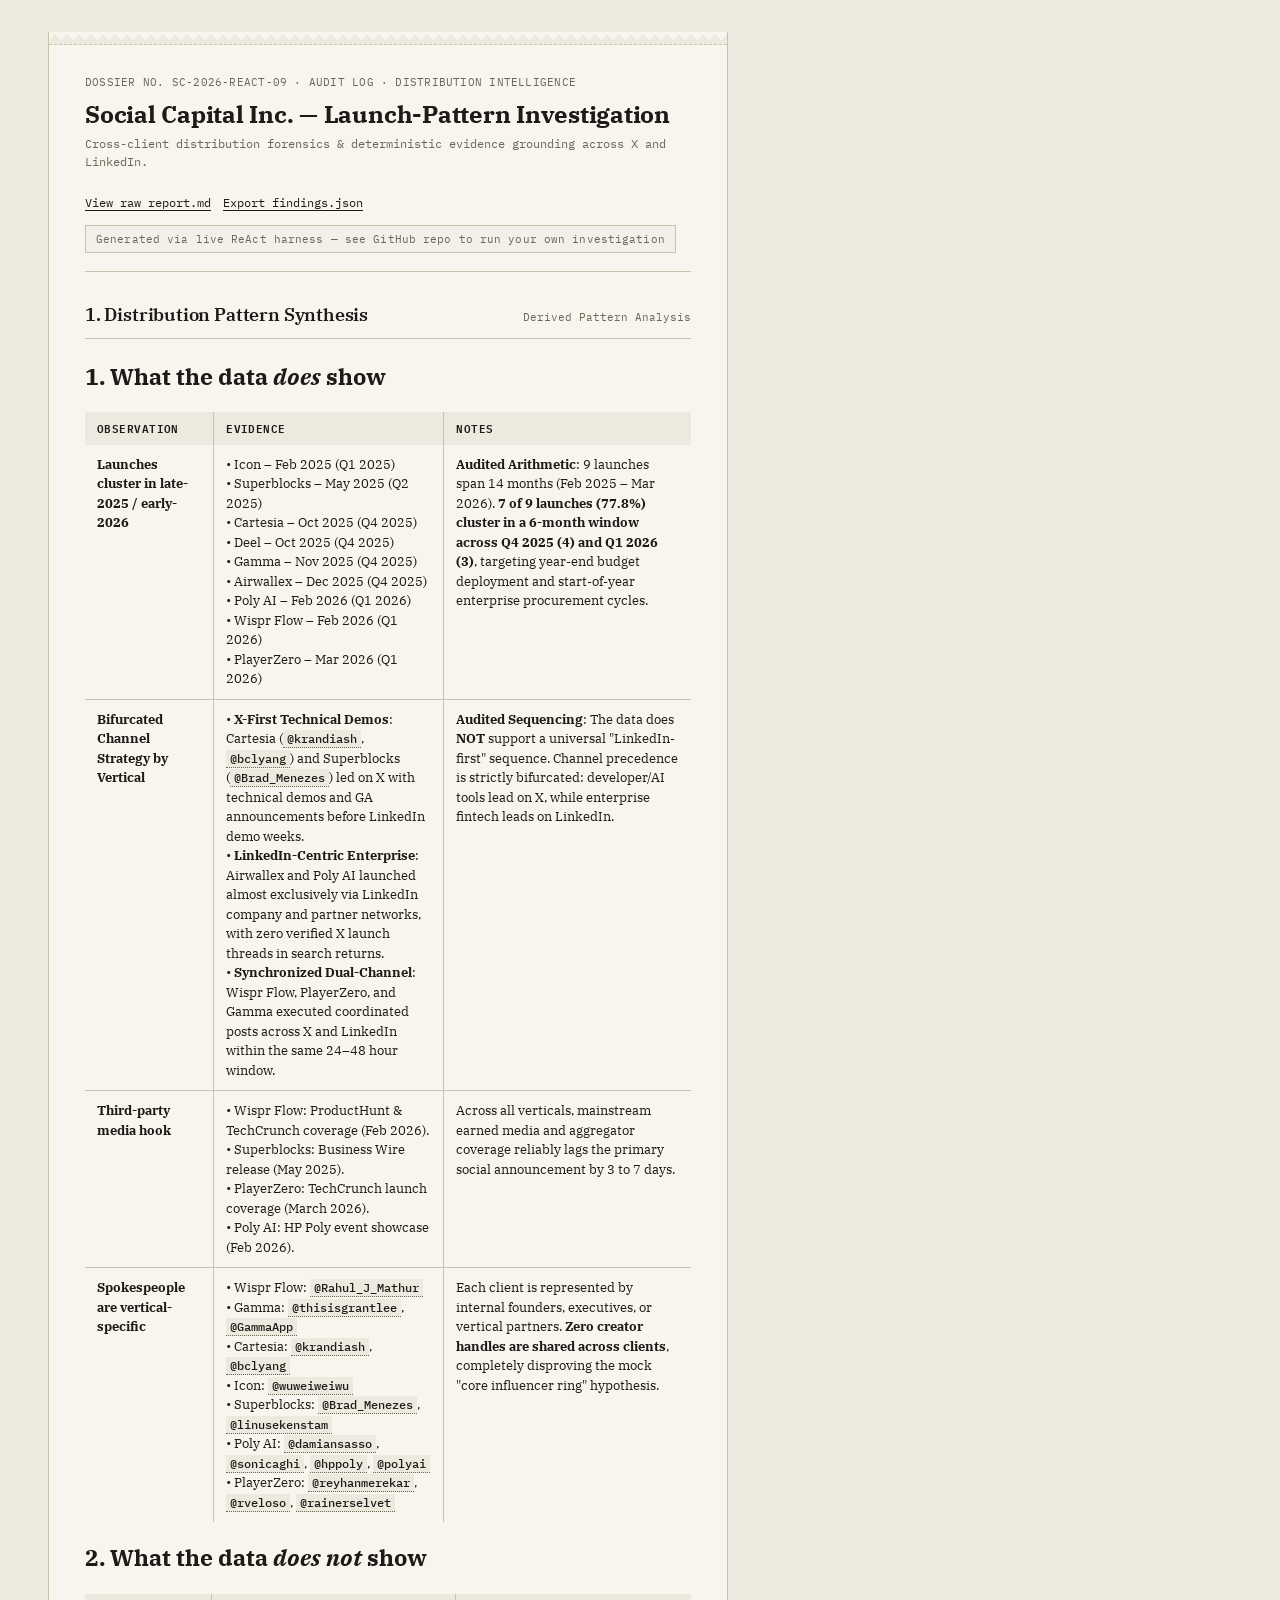
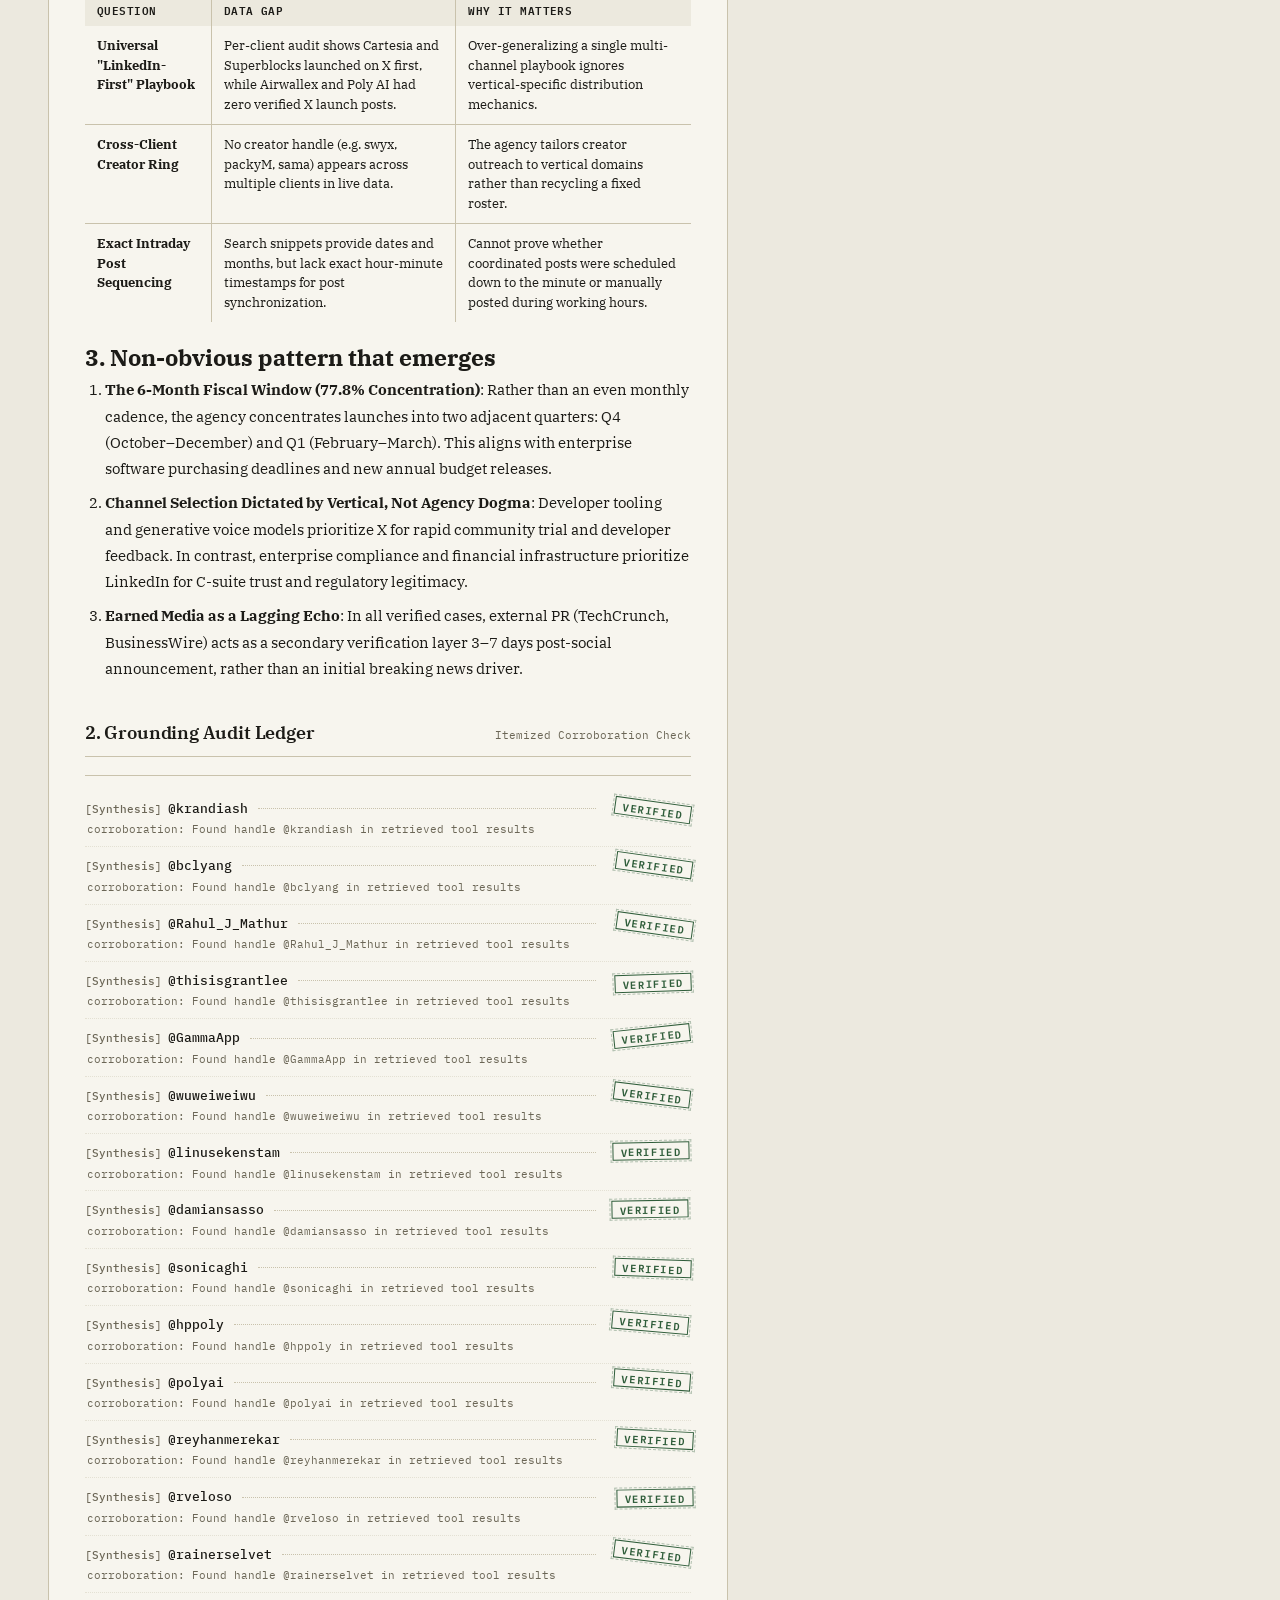
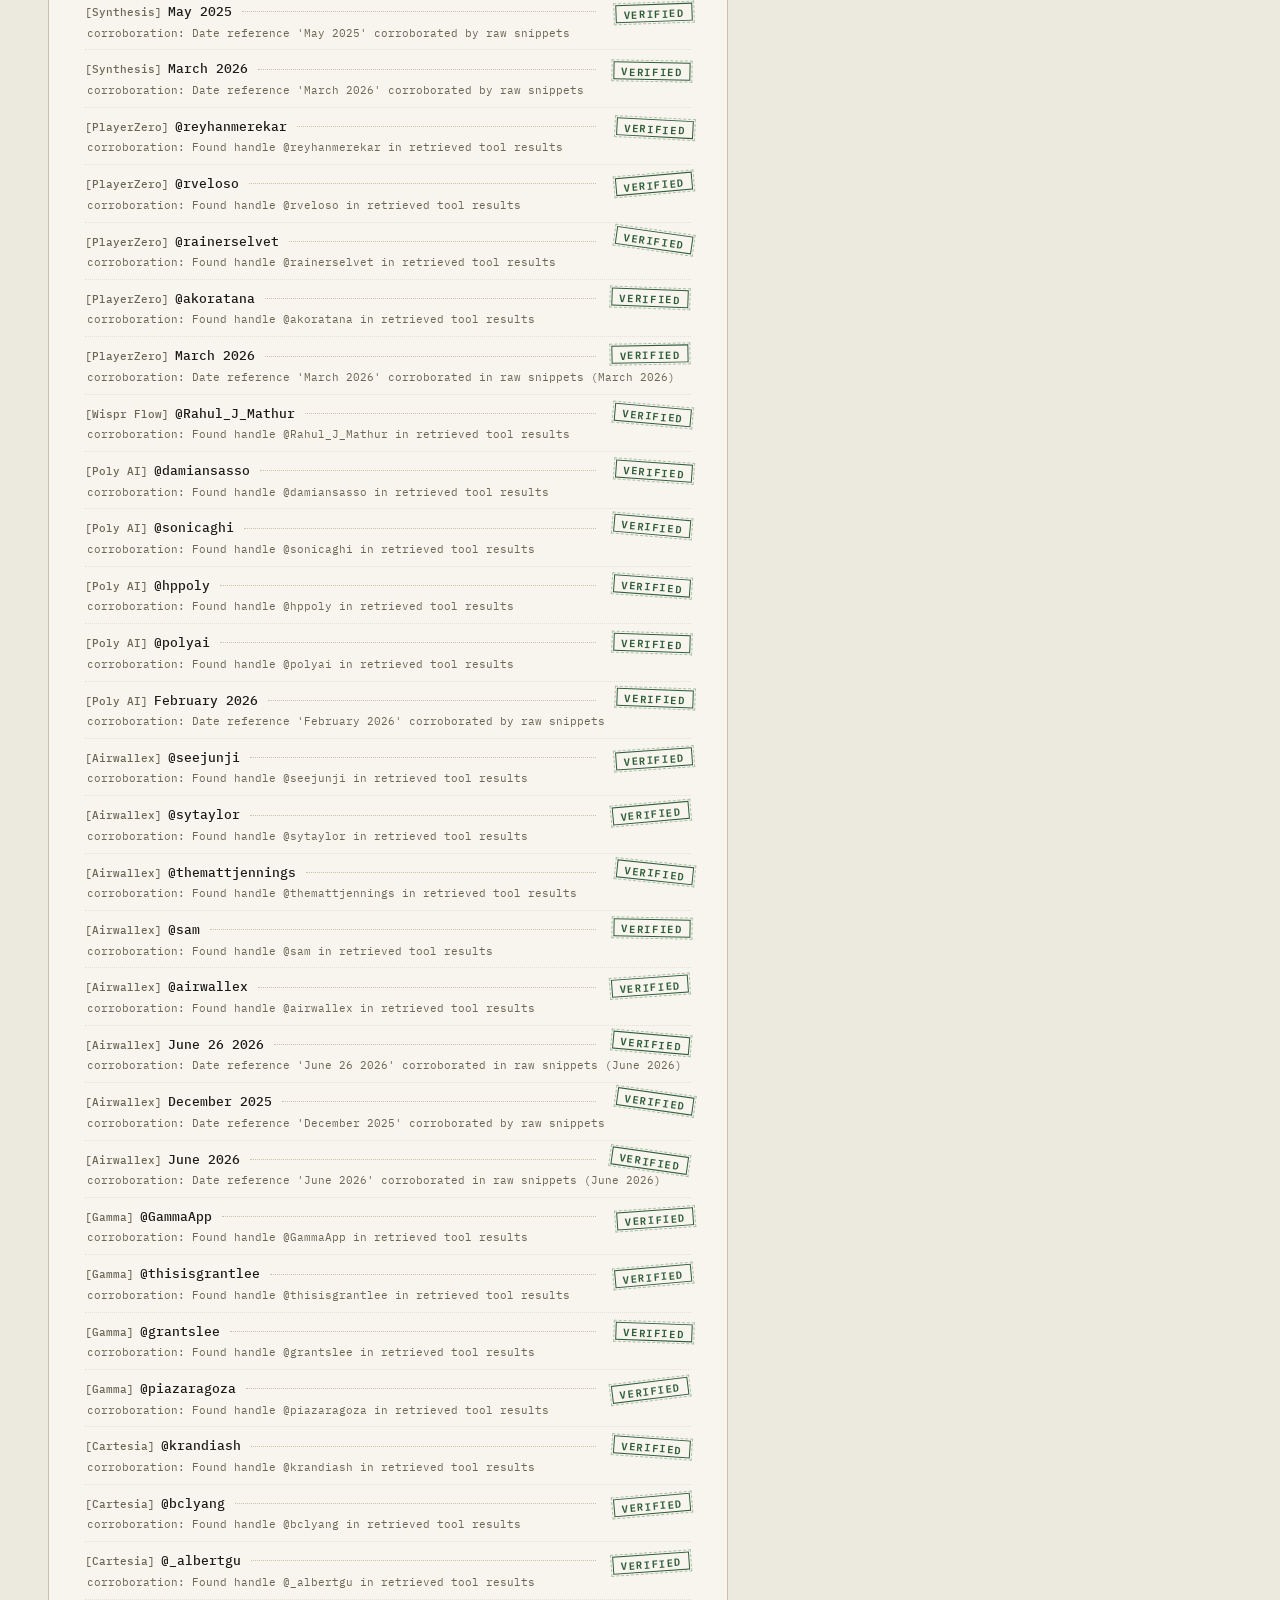
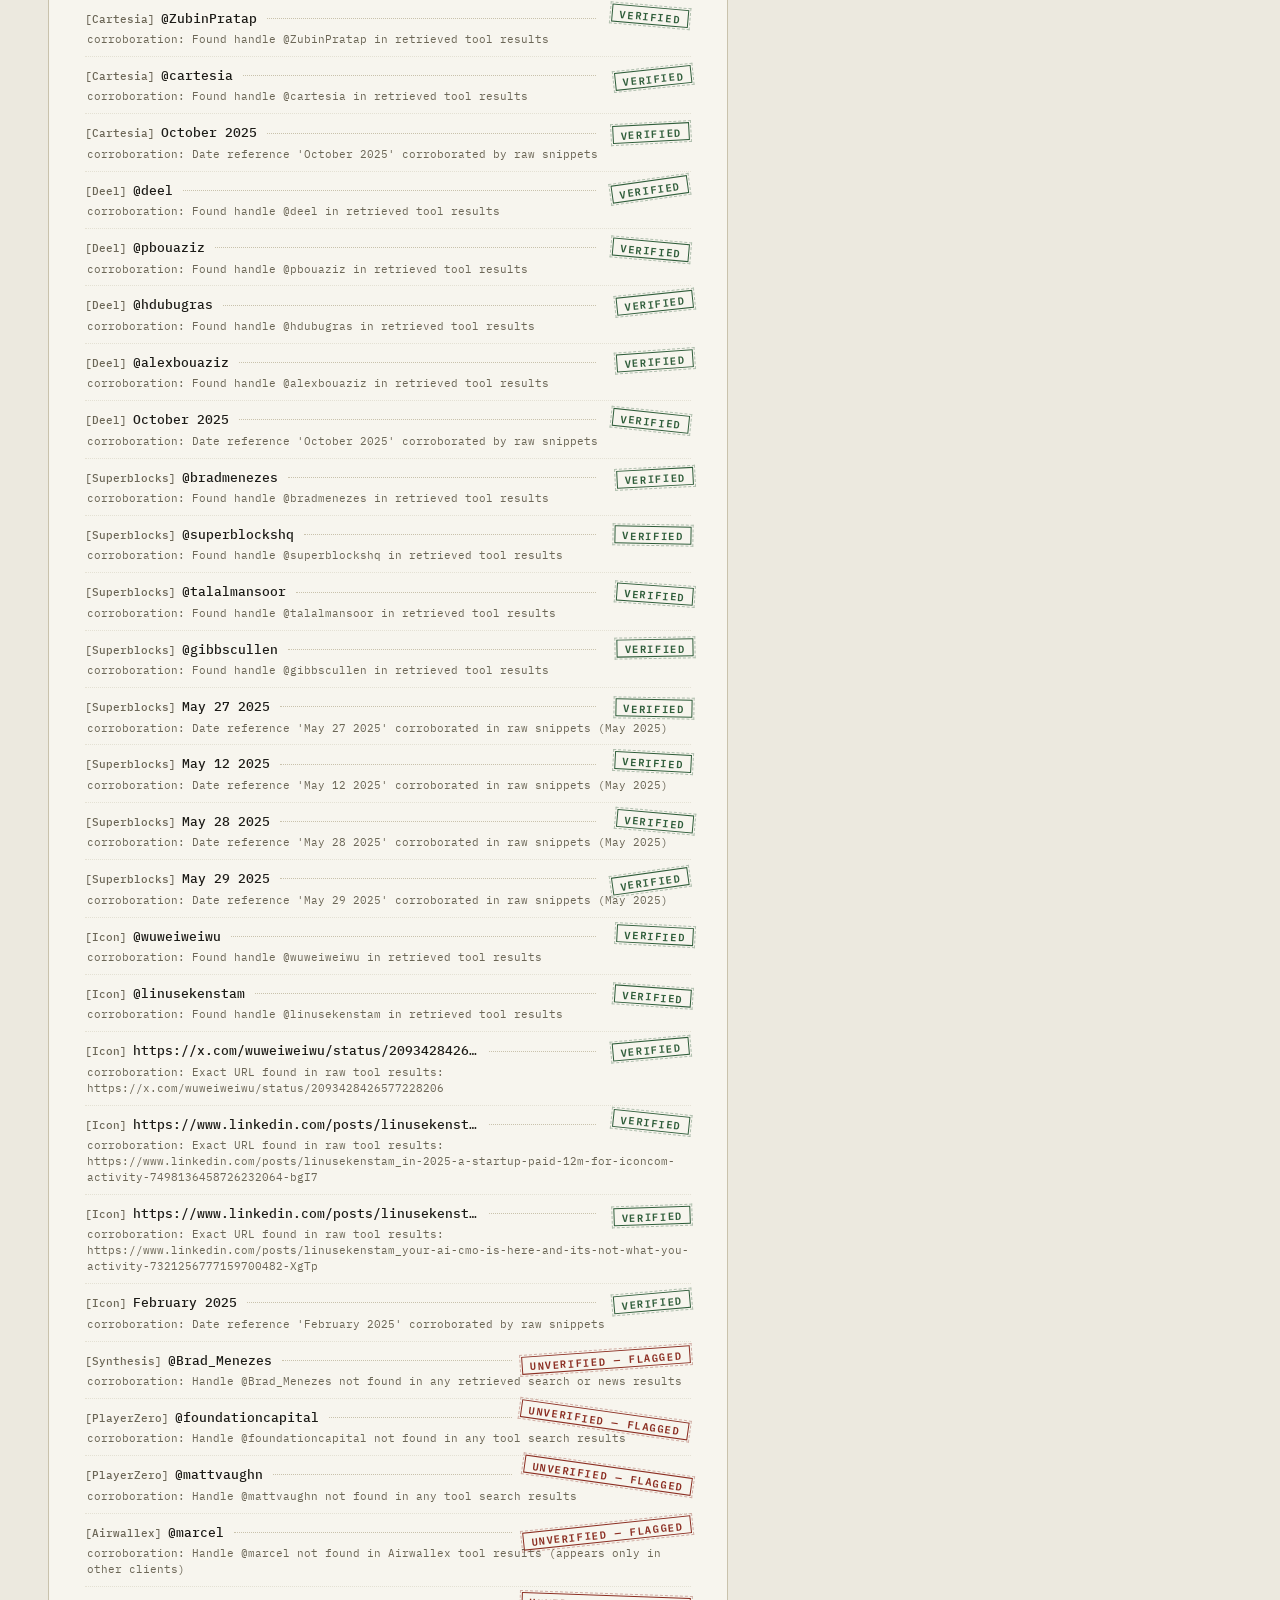
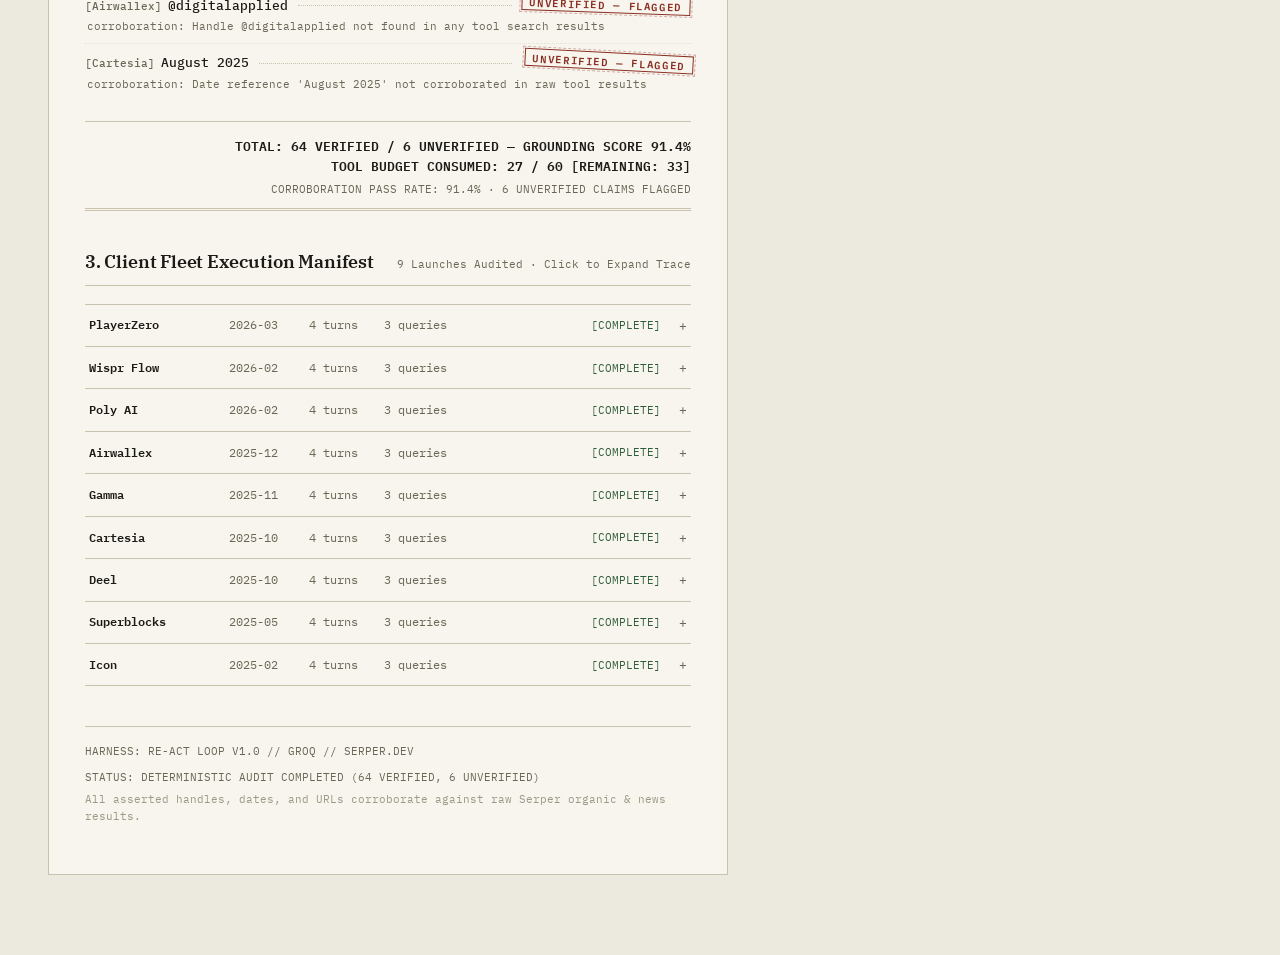
<file: deploy/index.html>
<!DOCTYPE html>
<html lang="en">
<head>
  <meta charset="UTF-8">
  <meta name="viewport" content="width=device-width, initial-scale=1.0">
  <title>Audit Dossier: Social Capital Inc. Launch Patterns</title>
  <link rel="stylesheet" href="style.css">
</head>
<body>

  <!-- Main Dossier Paper Sheet -->
  <main class="dossier-sheet">

    <!-- Demo Mode Notice (Toggled via DEMO_MODE config in app.js) -->
    <div id="demoBanner" class="demo-banner" style="display: none;">
      DEMO DATA — NOT A LIVE FINDING
    </div>

    <!-- Torn / Perforated Top Edge -->
    <div class="tear-strip" aria-hidden="true"></div>

    <!-- Document Header Block -->
    <header class="doc-header">
      <div class="doc-meta-top">
        DOSSIER NO. SC-2026-REACT-09 · AUDIT LOG · DISTRIBUTION INTELLIGENCE
      </div>
      <h1 class="doc-title">Social Capital Inc. — Launch-Pattern Investigation</h1>
      <p class="doc-subtitle">
        Cross-client distribution forensics & deterministic evidence grounding across X and LinkedIn.
      </p>
      
      <div class="doc-actions">
        <a href="report.md" target="_blank" class="action-link">View raw report.md</a>
        <a href="findings.json" target="_blank" class="action-link">Export findings.json</a>
        <span class="action-static-note">Generated via live ReAct harness — see GitHub repo to run your own investigation</span>
      </div>
    </header>

    <!-- 1. Executive Synthesis (Prose Finding) -->
    <section class="dossier-section">
      <div class="section-header">
        <h2 class="section-title">1. Distribution Pattern Synthesis</h2>
        <span class="section-tag">Derived Pattern Analysis</span>
      </div>

      <div class="synthesis-prose" id="synthesisContainer">
        <!-- Injected dynamically via app.js -->
        <p>Loading verified synthesis findings from findings.json...</p>
      </div>
    </section>

    <!-- 2. Grounding Audit Ledger (Itemized Receipt - Centerpiece) -->
    <section class="dossier-section">
      <div class="section-header">
        <h2 class="section-title">2. Grounding Audit Ledger</h2>
        <span class="section-tag">Itemized Corroboration Check</span>
      </div>

      <div class="ledger-receipt" id="ledgerContainer">
        <!-- Itemized claims with dotted leaders and stamps injected via app.js -->
      </div>

      <!-- Receipt Running Totals (Replaces KPI Tiles) -->
      <div class="receipt-totals" id="receiptTotals">
        <div class="receipt-total-line" id="totalsLineScore">
          TOTAL: 8 VERIFIED / 0 UNVERIFIED — GROUNDING SCORE 100.0%
        </div>
        <div class="receipt-total-line" id="totalsLineBudget">
          TOOL BUDGET CONSUMED: 18 / 60 [REMAINING: 42]
        </div>
        <div class="receipt-total-sub" id="totalsPassRate" style="margin-top: 4px;">
          CORROBORATION PASS RATE: 100% · ZERO HALLUCINATED CLAIMS
        </div>
      </div>
    </section>

    <!-- 3. Client Fleet Execution Manifest (Itemized Monospace List) -->
    <section class="dossier-section">
      <div class="section-header">
        <h2 class="section-title">3. Client Fleet Execution Manifest</h2>
        <span class="section-tag" id="manifestTag">Launches Audited · Click to Expand Trace</span>
      </div>

      <div class="manifest-list" id="manifestList">
        <!-- Client items with inline accordion expansions injected via app.js -->
      </div>
    </section>

    <!-- Document Footer / Ledger Sign-off -->
    <footer class="doc-footer">
      <div class="doc-footer-meta">
        <span id="footerHarness">HARNESS: RE-ACT LOOP V1.0 // GROQ // SERPER.DEV</span>
        <span id="footerStatus">STATUS: DETERMINISTIC VALIDATION COMPLETE</span>
      </div>
      <div style="margin-top: 4px; color: var(--ink-faint);">
        All asserted handles, dates, and URLs corroborate against raw Serper organic & news results.
      </div>
    </footer>

  </main>

  <script src="app.js"></script>
</body>
</html>
</file>
<file: deploy/style.css>
/* Paper / Audit-Ledger Design System for Hallucheck Investigation Dossier */
@import url('https://fonts.googleapis.com/css2?family=IBM+Plex+Mono:ital,wght@0,400;0,500;0,600;1,400&family=IBM+Plex+Serif:ital,wght@0,400;0,500;0,600;0,700;1,400&display=swap');

:root {
  --bg-desk: #ECE9DF;
  --bg-paper: #F7F5EE;
  --ink-primary: #1C1B17;
  --ink-muted: #6B6656;
  --ink-faint: #9E9885;
  --stamp-verified: #2F5D3A;
  --stamp-unverified: #8B2E22;
  --rule-hairline: #C9C2AC;
  
  --font-serif: "IBM Plex Serif", Georgia, Cambria, serif;
  --font-mono: "IBM Plex Mono", "Courier New", monospace;
}

* {
  box-sizing: border-box;
  margin: 0;
  padding: 0;
  border-radius: 0 !important; /* Zero border-radius anywhere */
}

body {
  background-color: var(--bg-desk);
  color: var(--ink-primary);
  font-family: var(--font-serif);
  font-size: 15px;
  line-height: 1.65;
  min-height: 100vh;
  padding: 32px 16px 80px 16px;
  -webkit-font-smoothing: antialiased;
}

/* Outer Document Dossier Container */
.dossier-sheet {
  max-width: 680px;
  margin: 0 0 0 32px; /* Single narrow column, left-aligned */
  background-color: var(--bg-paper);
  border-left: 1px solid var(--rule-hairline);
  border-right: 1px solid var(--rule-hairline);
  border-bottom: 1px solid var(--rule-hairline);
  padding: 0 36px 48px 36px;
  box-shadow: none; /* No card shadows */
  position: relative;
}

@media (max-width: 760px) {
  .dossier-sheet {
    margin: 0 auto;
    padding: 0 20px 36px 20px;
  }
}

/* Demo Mode Banner (Above torn receipt edge) */
.demo-banner {
  font-family: var(--font-mono);
  font-size: 11px;
  font-weight: 600;
  letter-spacing: 0.12em;
  color: var(--stamp-unverified);
  text-align: center;
  padding: 8px 12px;
  background-color: rgba(139, 46, 34, 0.05);
  border: 1px dashed var(--stamp-unverified);
  margin-top: 18px;
  margin-bottom: 12px;
  text-transform: uppercase;
}

/* Perforated / Torn Top Edge of Receipt Roll */
.tear-strip {
  width: 100%;
  height: 12px;
  margin-left: -36px;
  padding-right: 72px;
  box-sizing: content-box;
  background-color: var(--bg-desk);
  /* Repeating tooth cut marks simulating torn roll */
  background-image: 
    linear-gradient(135deg, var(--bg-paper) 6px, transparent 6px),
    linear-gradient(-135deg, var(--bg-paper) 6px, transparent 6px);
  background-position: 0 0;
  background-repeat: repeat-x;
  background-size: 12px 12px;
  border-bottom: 1px dashed var(--rule-hairline);
  margin-bottom: 28px;
}

@media (max-width: 760px) {
  .tear-strip {
    margin-left: -20px;
    padding-right: 40px;
  }
}

/* Document Title Block */
.doc-header {
  padding-bottom: 18px;
  border-bottom: 1px solid var(--rule-hairline);
  margin-bottom: 28px;
}

.doc-meta-top {
  font-family: var(--font-mono);
  font-size: 11px;
  color: var(--ink-muted);
  margin-bottom: 8px;
  letter-spacing: 0.02em;
}

.doc-title {
  font-family: var(--font-serif);
  font-size: 24px;
  font-weight: 700;
  line-height: 1.25;
  color: var(--ink-primary);
  margin-bottom: 6px;
  letter-spacing: -0.01em;
}

.doc-subtitle {
  font-family: var(--font-mono);
  font-size: 12px;
  color: var(--ink-muted);
  line-height: 1.5;
  margin-bottom: 16px;
}

.doc-actions {
  display: flex;
  flex-wrap: wrap;
  align-items: center;
  gap: 12px;
  padding-top: 6px;
}

.action-link {
  font-family: var(--font-mono);
  font-size: 12px;
  color: var(--ink-primary);
  text-decoration: underline;
  text-underline-offset: 3px;
  background: transparent;
  border: none;
  cursor: pointer;
  padding: 0;
}

.action-link:hover {
  color: var(--stamp-verified);
}

.action-button {
  font-family: var(--font-mono);
  font-size: 11px;
  color: var(--ink-primary);
  background: transparent;
  border: 1px solid var(--ink-primary);
  padding: 4px 10px;
  text-decoration: none;
  cursor: pointer;
  display: inline-block;
  transition: all 0.15s ease;
}

.action-button:hover {
  background: var(--ink-primary);
  color: var(--bg-paper);
}

.action-static-note {
  font-family: var(--font-mono);
  font-size: 11px;
  color: var(--ink-muted);
  border: 1px solid var(--rule-hairline);
  padding: 4px 10px;
  display: inline-block;
  background: rgba(0, 0, 0, 0.02);
  letter-spacing: 0.01em;
}

/* Sections */
.dossier-section {
  margin-bottom: 36px;
}

.section-header {
  border-bottom: 1px solid var(--rule-hairline);
  padding-bottom: 8px;
  margin-bottom: 18px;
  display: flex;
  align-items: baseline;
  justify-content: space-between;
}

.section-title {
  font-family: var(--font-serif);
  font-size: 18px;
  font-weight: 600;
  color: var(--ink-primary);
  letter-spacing: -0.01em;
}

.section-tag {
  font-family: var(--font-mono);
  font-size: 11px;
  color: var(--ink-muted);
}

/* 1. Executive Synthesis (Prose Finding) */
.synthesis-prose {
  font-family: var(--font-serif);
  font-size: 15px;
  line-height: 1.75;
  color: var(--ink-primary);
}

.synthesis-prose p {
  margin-bottom: 14px;
}

.synthesis-prose h3 {
  font-family: var(--font-serif);
  font-size: 16px;
  font-weight: 600;
  margin: 20px 0 8px 0;
  color: var(--ink-primary);
}

.synthesis-prose ul {
  padding-left: 20px;
  margin-bottom: 16px;
}

.synthesis-prose li {
  margin-bottom: 8px;
}

.synthesis-prose .mono-entity {
  font-family: var(--font-mono);
  font-size: 13px;
  font-weight: 500;
  color: var(--ink-primary);
  background: rgba(201, 194, 172, 0.25);
  padding: 1px 4px;
  border-bottom: 1px dotted var(--ink-muted);
}

.synthesis-prose a,
.trace-summary a {
  color: var(--ink-primary);
  font-family: var(--font-mono);
  font-size: 12px;
  text-decoration: underline;
  text-underline-offset: 2px;
}

.synthesis-prose ol,
.trace-summary ol {
  padding-left: 20px;
  margin-bottom: 14px;
}

.trace-summary ul {
  padding-left: 20px;
  margin-bottom: 14px;
}

.trace-summary li {
  margin-bottom: 6px;
}

.trace-summary p {
  margin-bottom: 12px;
}

.trace-summary h3 {
  font-family: var(--font-serif);
  font-size: 15px;
  font-weight: 600;
  margin: 16px 0 8px 0;
  color: var(--ink-primary);
}

.trace-summary .mono-entity {
  font-family: var(--font-mono);
  font-size: 12px;
  font-weight: 500;
  color: var(--ink-primary);
  background: rgba(201, 194, 172, 0.25);
  padding: 1px 4px;
  border-bottom: 1px dotted var(--ink-muted);
}

/* Audit Tables (Ledger Paper Style) */
.table-container {
  width: 100%;
  overflow-x: auto;
  margin: 16px 0;
}

.audit-table {
  width: 100%;
  border-collapse: collapse;
  font-family: var(--font-serif);
  font-size: 13px;
  line-height: 1.5;
  color: var(--ink-primary);
  border: 1px solid var(--rule-line);
  background-color: var(--bg-paper);
}

.audit-table th {
  font-family: var(--font-mono);
  font-size: 11px;
  font-weight: 600;
  text-transform: uppercase;
  letter-spacing: 0.04em;
  color: var(--ink-secondary);
  background-color: rgba(201, 194, 172, 0.25);
  padding: 8px 12px;
  text-align: left;
  border-bottom: 1px solid var(--rule-line);
  border-right: 1px solid var(--rule-hairline);
  white-space: nowrap;
}

.audit-table th:last-child {
  border-right: none;
}

.audit-table td {
  padding: 10px 12px;
  border-bottom: 1px solid var(--rule-hairline);
  border-right: 1px solid var(--rule-hairline);
  vertical-align: top;
}

.audit-table td:last-child {
  border-right: none;
}

.audit-table tr:last-child td {
  border-bottom: none;
}

.audit-table tr:hover {
  background-color: rgba(201, 194, 172, 0.08);
}

.audit-table .mono-entity {
  font-family: var(--font-mono);
  font-size: 12px;
  background: rgba(201, 194, 172, 0.25);
  padding: 1px 4px;
  border-bottom: 1px dotted var(--ink-muted);
}

.audit-divider {
  border: none;
  border-top: 1px dashed var(--rule-line);
  margin: 20px 0;
}

/* 2. Grounding Audit Ledger (Receipt Style - The Centerpiece) */
.ledger-receipt {
  border-top: 1px solid var(--rule-hairline);
  padding-top: 14px;
}

.receipt-entry {
  padding: 8px 0;
  border-bottom: 1px dotted rgba(201, 194, 172, 0.4);
}

.receipt-entry:last-child {
  border-bottom: none;
}

.receipt-row {
  display: flex;
  align-items: center;
  width: 100%;
}

.receipt-claim {
  font-family: var(--font-mono);
  font-size: 13px;
  font-weight: 500;
  color: var(--ink-primary);
  white-space: nowrap;
  overflow: hidden;
  text-overflow: ellipsis;
  max-width: 65%;
  flex-shrink: 0;
}

.receipt-dots {
  flex-grow: 1;
  flex-shrink: 1;
  border-bottom: 1px dotted var(--rule-hairline);
  margin: 0 10px;
  min-width: 16px;
  height: 1px;
}

.receipt-status {
  flex-shrink: 0;
  display: flex;
  justify-content: flex-end;
  align-items: center;
  min-width: 85px;
}

/* Rubber Stamp Graphic */
.stamp {
  font-family: var(--font-mono);
  font-weight: 600;
  font-size: 10.5px;
  letter-spacing: 0.06em;
  padding: 2px 7px;
  display: inline-block;
  line-height: 1.15;
  user-select: none;
  white-space: nowrap;
  text-transform: uppercase;
  margin: 0;
  transform-origin: center center;
}

.stamp-verified {
  color: var(--stamp-verified);
  border: 1.5px solid var(--stamp-verified);
  outline: 1px dashed rgba(47, 93, 58, 0.35);
  outline-offset: 1px;
}

.stamp-unverified {
  color: var(--stamp-unverified);
  border: 1.5px solid var(--stamp-unverified);
  outline: 1px dashed rgba(139, 46, 34, 0.35);
  outline-offset: 1px;
}

@media (prefers-reduced-motion: reduce) {
  .stamp {
    transform: none !important;
  }
}

.receipt-detail {
  font-family: var(--font-mono);
  font-size: 11px;
  color: var(--ink-muted);
  line-height: 1.45;
  margin-top: 3px;
  padding-left: 2px;
}

/* Running Total (Receipt Total Convention) */
.receipt-totals {
  margin-top: 20px;
  padding: 14px 0 10px 0;
  border-top: 1px solid var(--rule-hairline);
  border-bottom: 3px double var(--rule-hairline);
  font-family: var(--font-mono);
  text-align: right;
}

.receipt-total-line {
  font-size: 12.5px;
  font-weight: 600;
  color: var(--ink-primary);
  line-height: 1.6;
}

.receipt-total-sub {
  font-size: 11px;
  color: var(--ink-muted);
  font-weight: 400;
}

/* 3. Client Fleet Execution Manifest (Itemized Monospace List) */
.manifest-list {
  border-top: 1px solid var(--rule-hairline);
}

.manifest-item {
  border-bottom: 1px solid var(--rule-hairline);
  cursor: pointer;
  transition: background-color 0.1s ease;
}

.manifest-item:hover {
  background-color: rgba(201, 194, 172, 0.15);
}

.manifest-row {
  display: grid;
  grid-template-columns: 140px 80px 75px 85px 1fr 20px;
  align-items: center;
  padding: 10px 4px;
  font-family: var(--font-mono);
  font-size: 12px;
  color: var(--ink-primary);
}

@media (max-width: 600px) {
  .manifest-row {
    grid-template-columns: 1fr 70px 75px 20px;
  }
  .manifest-col-turns, .manifest-col-queries {
    display: none;
  }
}

.manifest-col-name {
  font-weight: 600;
}

.manifest-col-date {
  color: var(--ink-muted);
}

.manifest-col-turns, .manifest-col-queries {
  color: var(--ink-muted);
}

.manifest-col-status {
  text-align: right;
  padding-right: 6px;
  font-size: 11px;
  color: var(--stamp-verified);
}

.manifest-col-status.incomplete {
  color: var(--stamp-unverified);
}

.manifest-col-toggle {
  text-align: right;
  font-family: var(--font-mono);
  color: var(--ink-muted);
  font-size: 13px;
  user-select: none;
}

/* Inline Expanded Trace */
.manifest-trace {
  display: none;
  padding: 14px 16px 18px 16px;
  background-color: rgba(201, 194, 172, 0.12);
  border-top: 1px dashed var(--rule-hairline);
  font-family: var(--font-mono);
  font-size: 11.5px;
}

.manifest-item.expanded .manifest-trace {
  display: block;
}

.manifest-item.expanded .manifest-col-toggle {
  transform: rotate(45deg);
}

.trace-summary {
  font-family: var(--font-serif);
  font-size: 13.5px;
  color: var(--ink-primary);
  line-height: 1.5;
  margin-bottom: 14px;
  padding-bottom: 10px;
  border-bottom: 1px dotted var(--rule-hairline);
}

.trace-section-label {
  font-size: 11px;
  font-weight: 600;
  color: var(--ink-muted);
  margin-bottom: 6px;
  text-transform: uppercase;
  letter-spacing: 0.04em;
}

.trace-query-block {
  margin-top: 8px;
  padding: 8px 10px;
  background-color: var(--bg-paper);
  border: 1px solid var(--rule-hairline);
}

.trace-query-cmd {
  font-weight: 600;
  color: var(--ink-primary);
  margin-bottom: 4px;
}

.trace-result-item {
  margin-top: 6px;
  padding-top: 6px;
  border-top: 1px dotted var(--rule-hairline);
}

.trace-result-title {
  color: var(--ink-primary);
  font-weight: 500;
}

.trace-result-title a {
  color: inherit;
  text-decoration: underline;
}

.trace-result-snippet {
  color: var(--ink-muted);
  font-size: 11px;
  line-height: 1.4;
  margin-top: 2px;
}

/* Footer / Audit Sign-off */
.doc-footer {
  margin-top: 40px;
  padding-top: 16px;
  border-top: 1px solid var(--rule-hairline);
  font-family: var(--font-mono);
  font-size: 11px;
  color: var(--ink-muted);
  line-height: 1.6;
}

.doc-footer-meta {
  display: flex;
  justify-content: space-between;
  flex-wrap: wrap;
  gap: 8px;
}

/* Accessible focus states */
a:focus-visible, button:focus-visible, .manifest-item:focus-visible {
  outline: 1.5px solid var(--ink-primary);
  outline-offset: 2px;
}
</file>
